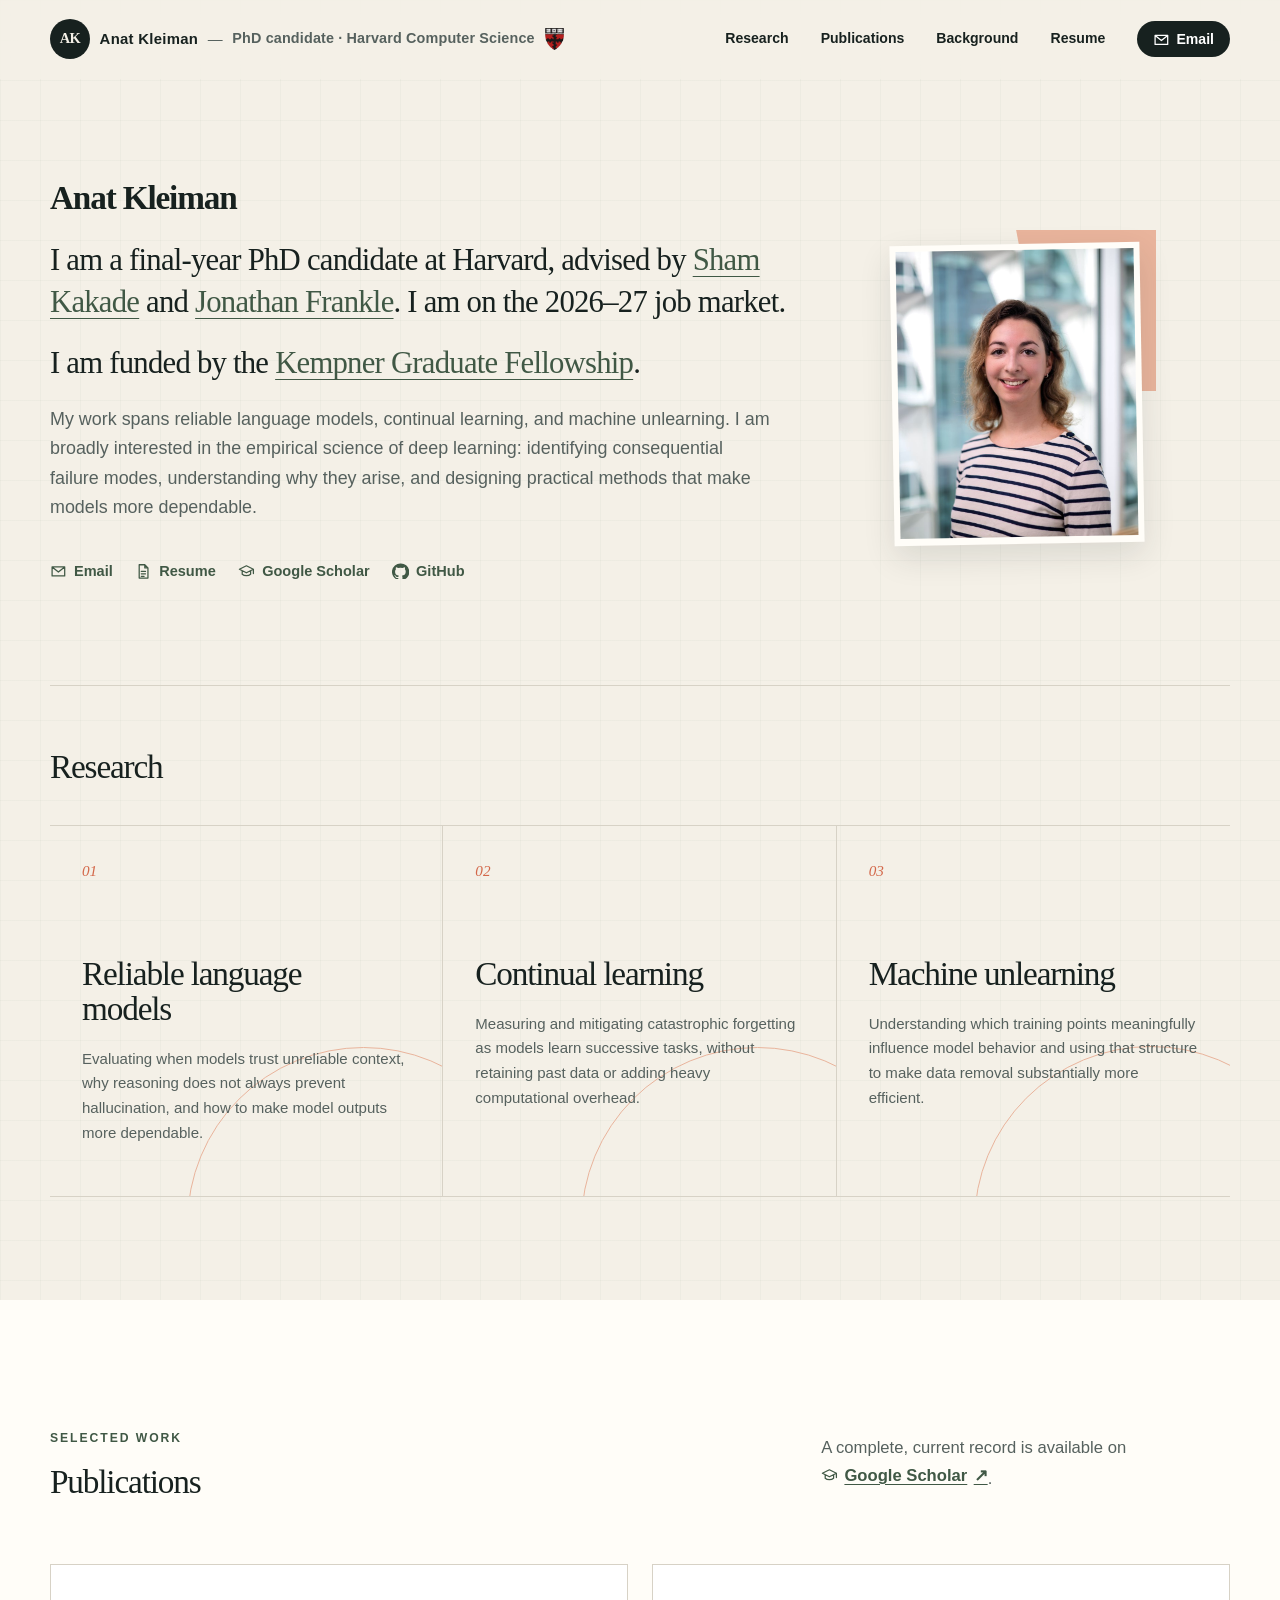
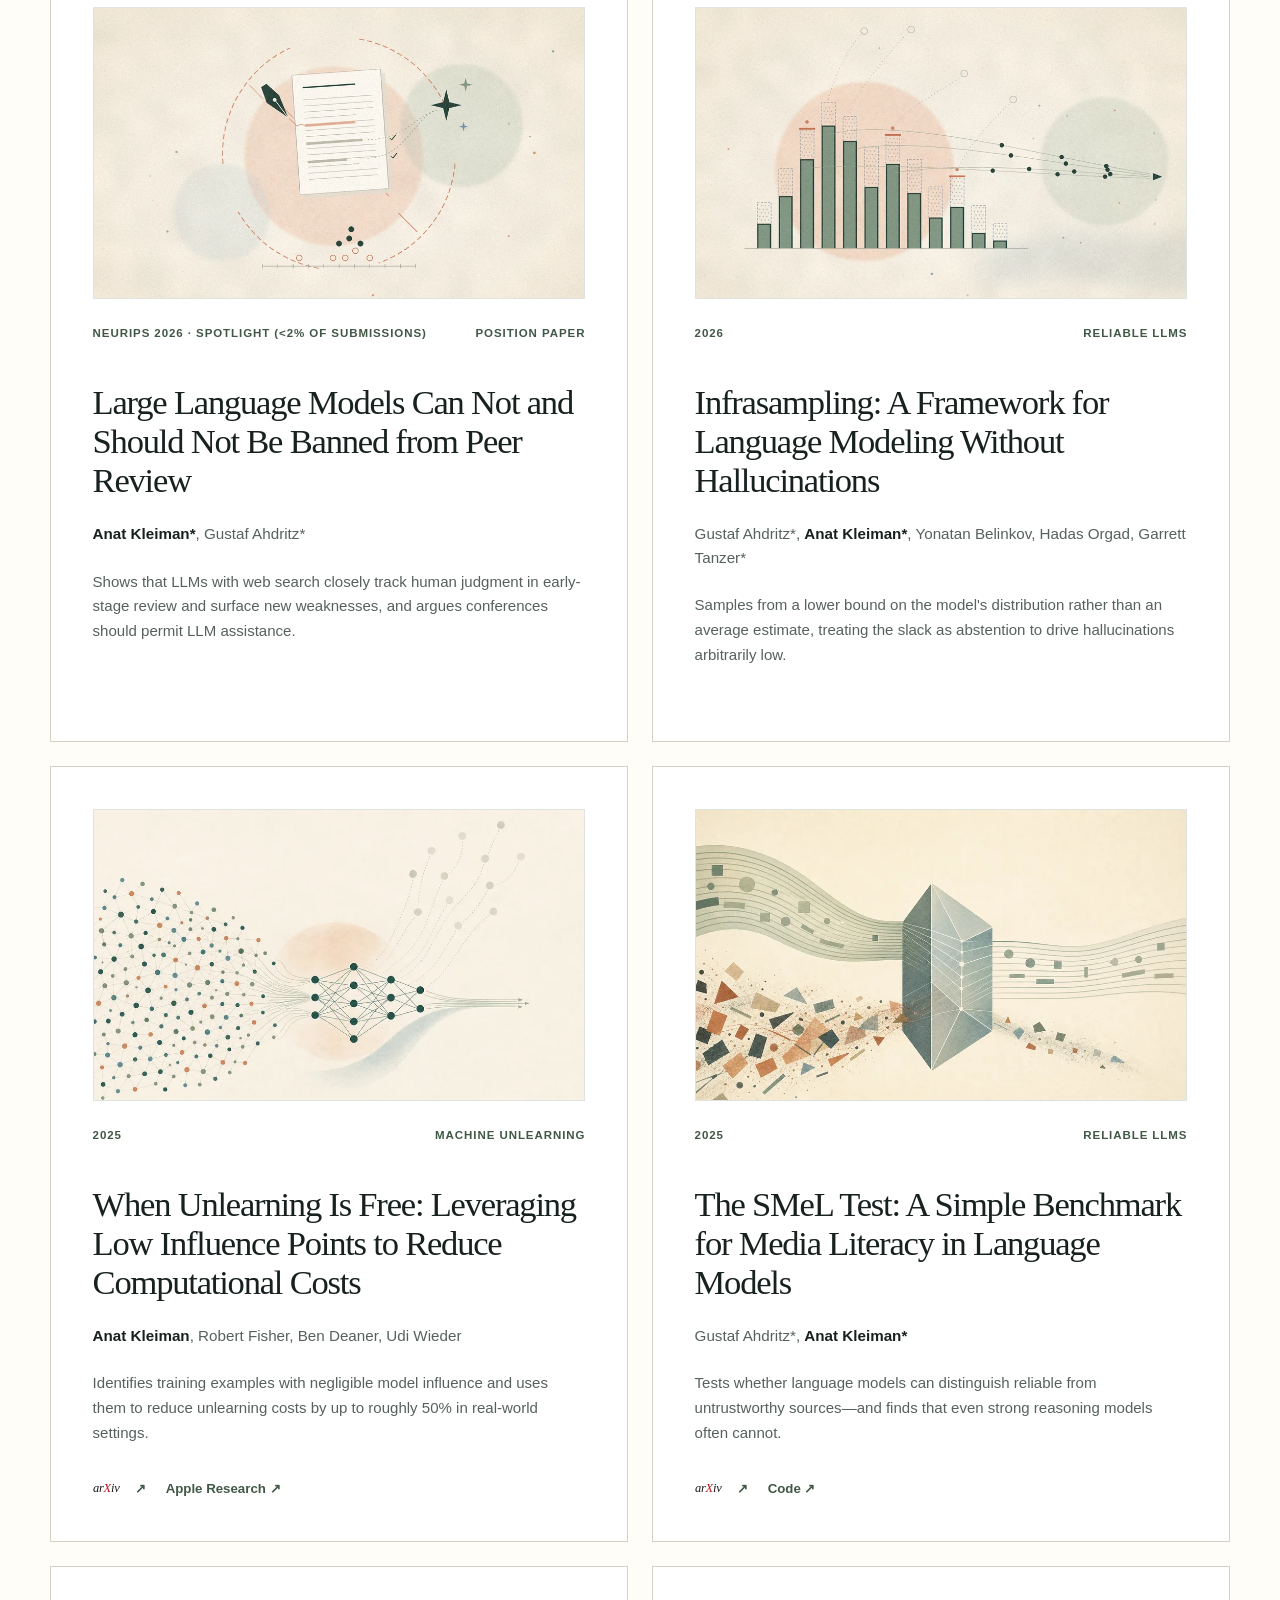
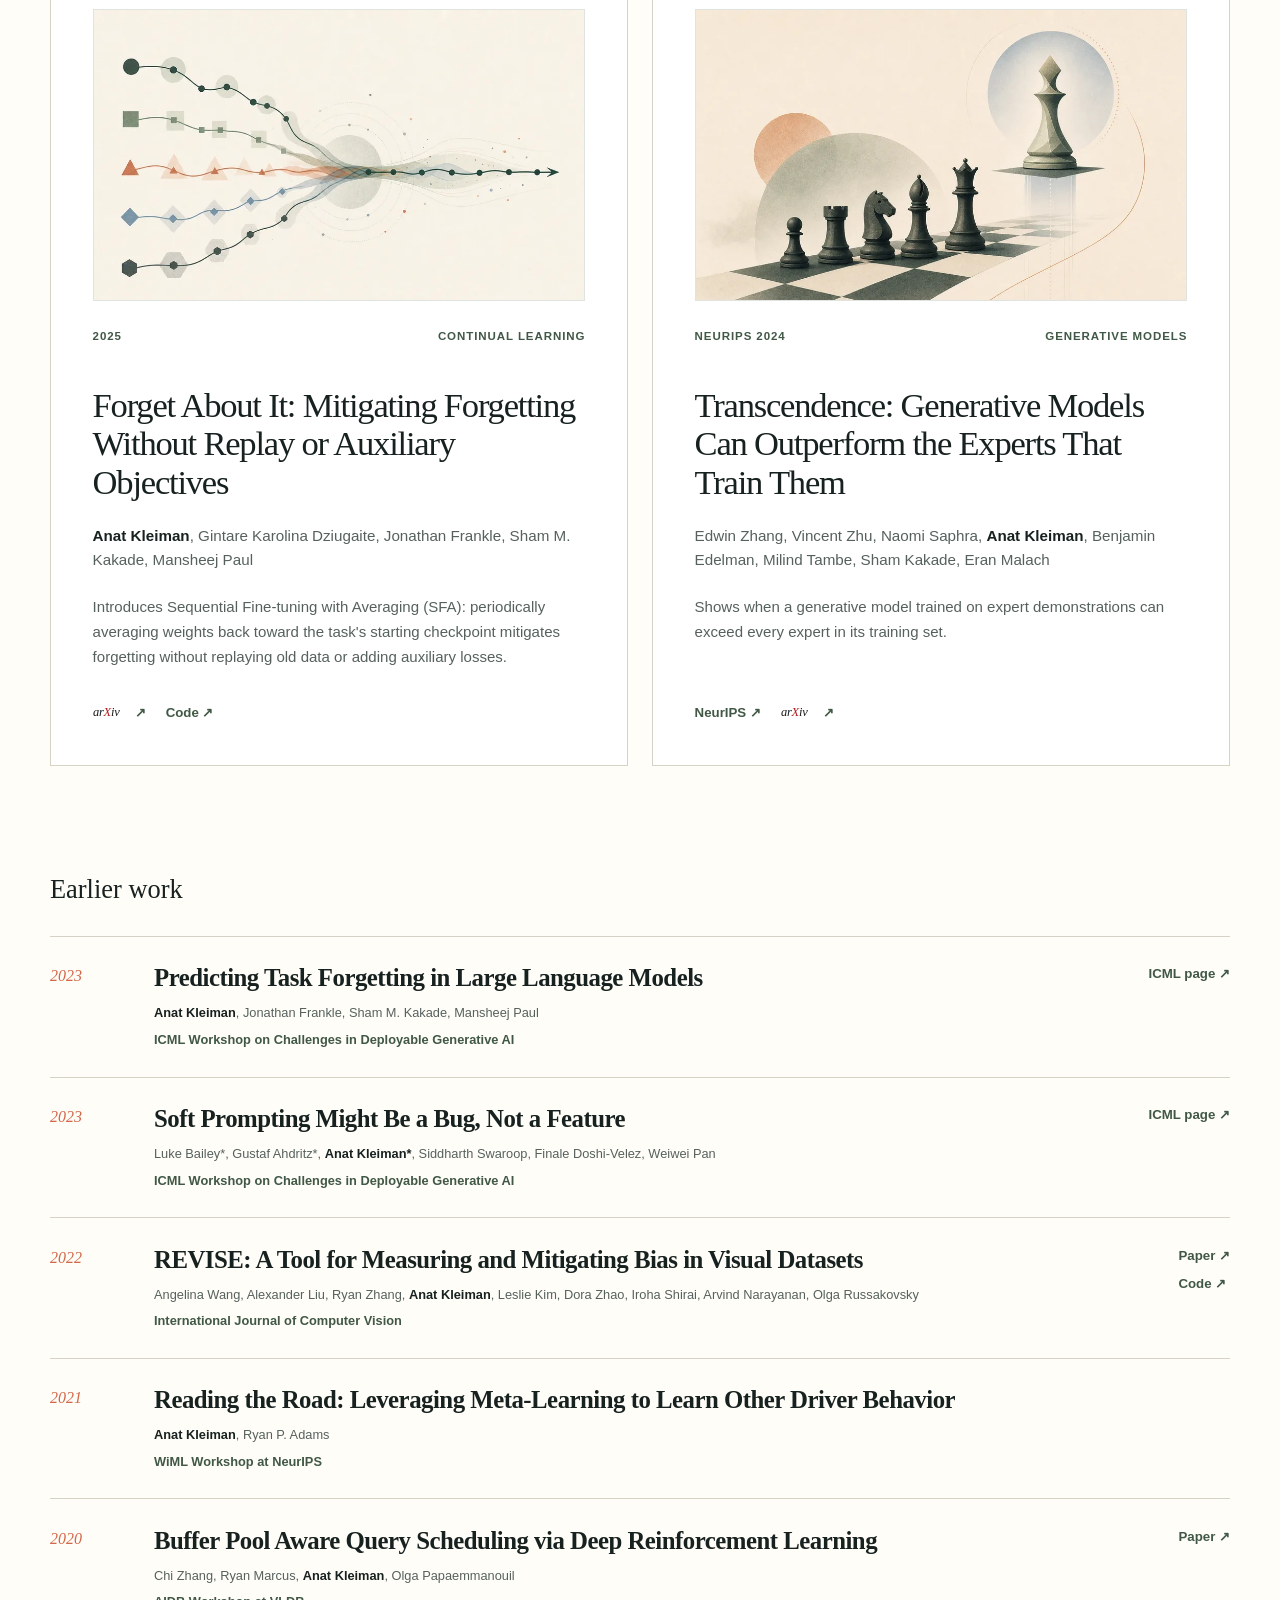
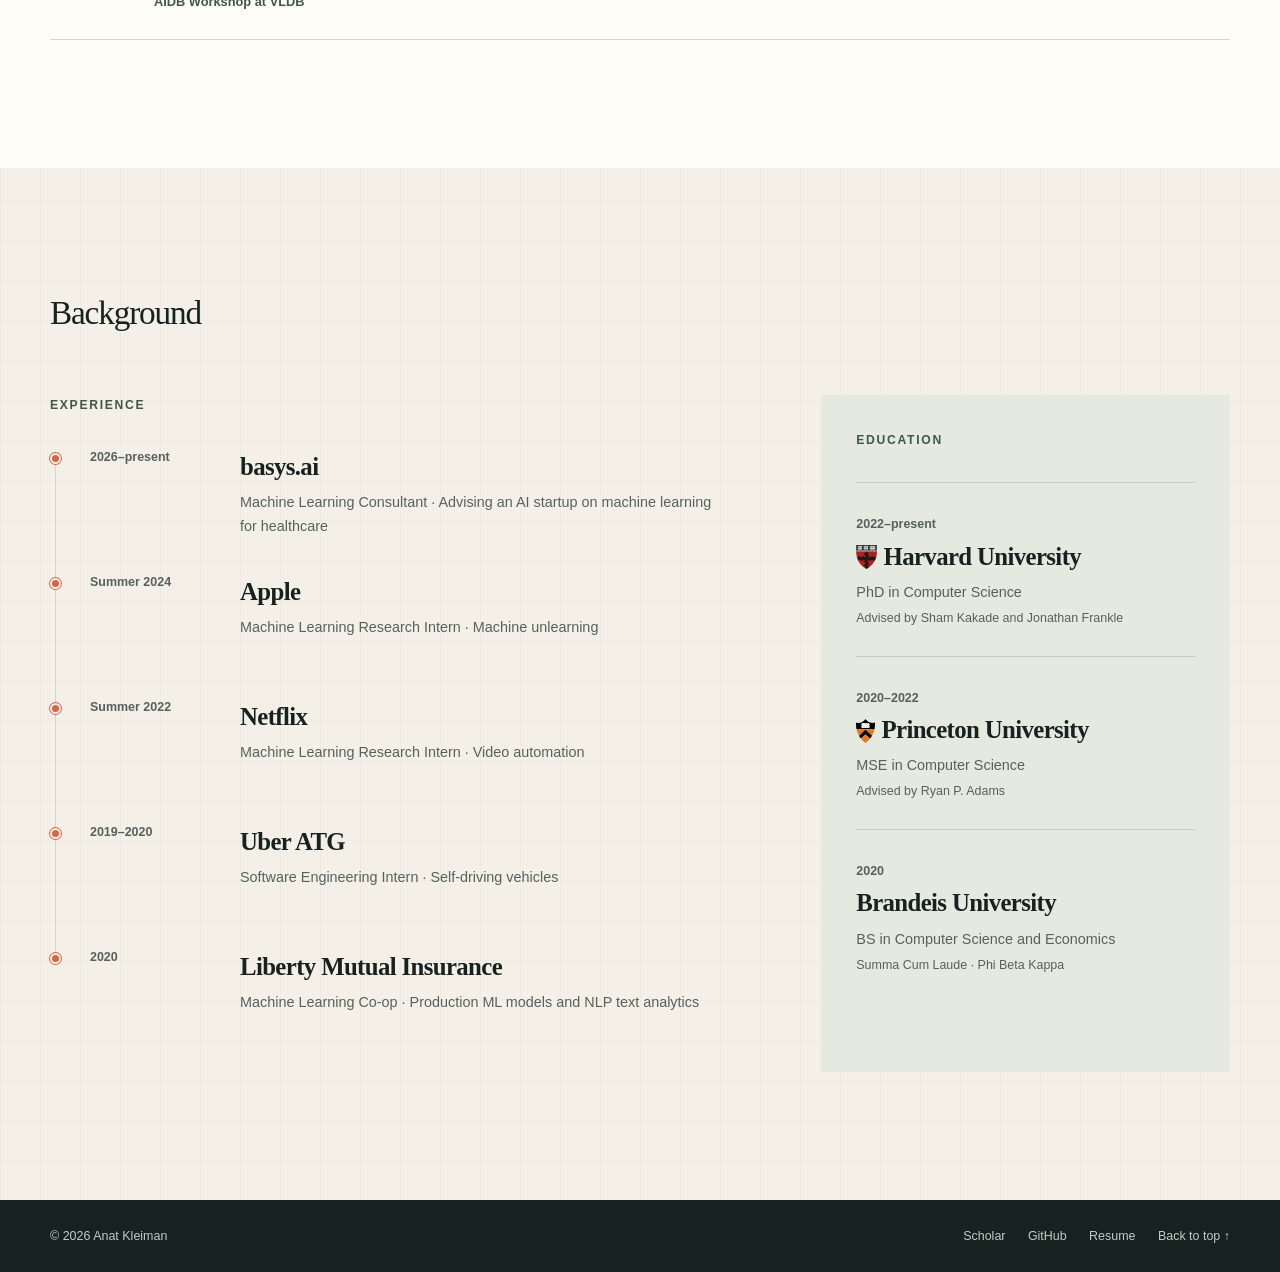
<file: index.html>
<!doctype html>
<html lang="en">
<head>
  <meta charset="utf-8">
  <meta name="viewport" content="width=device-width, initial-scale=1">
  <meta name="theme-color" content="#f4f0e7">
  <meta name="google-site-verification" content="XeaK0dJnQQQmH8OsFgJD4GIF2C3zdSaRMJfCnTKbiq0">
  <link rel="canonical" href="https://a-kleiman.github.io/">
  <meta name="description" content="Anat Kleiman is a final-year Computer Science PhD candidate at Harvard researching reliable language models, continual learning, and machine unlearning.">
  <meta property="og:title" content="Anat Kleiman — Machine Learning Researcher">
  <meta property="og:description" content="Research on reliable language models, continual learning, and machine unlearning.">
  <meta property="og:image" content="https://a-kleiman.github.io/portrait.jpg">
  <meta property="og:type" content="website">
  <meta property="og:url" content="https://a-kleiman.github.io/">
  <title>Anat Kleiman — Machine Learning Researcher</title>
  <link rel="icon" href="assets/favicon.svg" type="image/svg+xml">
  <link rel="mask-icon" href="assets/favicon.svg" color="#17211f">
  <link rel="stylesheet" href="styles.css?v=9">
  <script src="script.js?v=9" defer></script>
  <script type="application/ld+json">
  {
    "@context": "https://schema.org",
    "@type": "Person",
    "name": "Anat Kleiman",
    "givenName": "Anat",
    "familyName": "Kleiman",
    "url": "https://a-kleiman.github.io/",
    "image": "https://a-kleiman.github.io/portrait.jpg",
    "email": "mailto:anatkleiman@g.harvard.edu",
    "jobTitle": "PhD Candidate in Computer Science",
    "description": "Final-year Computer Science PhD candidate at Harvard University researching reliable language models, continual learning, and machine unlearning.",
    "affiliation": [
      {
        "@type": "CollegeOrUniversity",
        "name": "Harvard University",
        "url": "https://www.harvard.edu/"
      },
      {
        "@type": "ResearchOrganization",
        "name": "Kempner Institute for the Study of Natural and Artificial Intelligence",
        "url": "https://kempnerinstitute.harvard.edu/"
      }
    ],
    "alumniOf": [
      {
        "@type": "CollegeOrUniversity",
        "name": "Princeton University",
        "url": "https://www.princeton.edu/"
      },
      {
        "@type": "CollegeOrUniversity",
        "name": "Brandeis University",
        "url": "https://www.brandeis.edu/"
      }
    ],
    "knowsAbout": [
      "Machine learning",
      "Large language models",
      "Continual learning",
      "Machine unlearning",
      "Deep learning"
    ],
    "sameAs": [
      "https://scholar.google.com/citations?user=1QM3BUAAAAAJ&hl=en",
      "https://github.com/a-kleiman",
      "https://www.linkedin.com/in/anat-kleiman/",
      "https://kempnerinstitute.harvard.edu/people/our-people/anat-kleiman/",
      "https://seas.harvard.edu/person/anat-kleiman",
      "https://dblp.org/pid/270/8531.html",
      "https://openreview.net/profile?id=~Anat_Kleiman1"
    ]
  }
  </script>
</head>
<body>
  <a class="skip-link" href="#main">Skip to content</a>

  <header class="site-header">
    <nav class="nav shell" aria-label="Primary navigation">
      <a class="wordmark" href="#top" aria-label="Anat Kleiman, home">
        <span class="wordmark-mark" aria-hidden="true">AK</span>
        <span class="wordmark-name">Anat Kleiman</span>
        <span class="wordmark-sep" aria-hidden="true">—</span>
        <span class="wordmark-title">PhD candidate · Harvard Computer Science</span>
        <img class="wordmark-crest" src="assets/harvard-shield.png" alt="Harvard University" width="20" height="22">
      </a>

      <button class="nav-toggle" type="button" aria-expanded="false" aria-controls="nav-links">
        <span class="sr-only">Toggle navigation</span>
        <span></span>
        <span></span>
      </button>

      <div class="nav-links" id="nav-links">
        <a href="#research">Research</a>
        <a href="#publications">Publications</a>
        <a href="#background">Background</a>
        <a href="assets/Anat_Kleiman_Resume.pdf">Resume</a>
        <a class="nav-contact" href="mailto:anatkleiman@g.harvard.edu">
          <svg class="link-icon" viewBox="0 0 24 24" aria-hidden="true" focusable="false">
            <path d="M3 5.5h18v13H3zM3.5 6l8.5 7 8.5-7"></path>
          </svg>
          Email
        </a>
      </div>
    </nav>
  </header>

  <main id="main">
    <section class="profile-section shell" id="top">
      <div class="profile-grid">
        <div class="profile-copy reveal">
          <h1>Anat Kleiman</h1>
          <div class="portrait-wrap">
            <div class="portrait-accent" aria-hidden="true"></div>
            <figure class="portrait">
              <img src="portrait.jpg" alt="Anat Kleiman" width="800" height="1000">
            </figure>
          </div>
          <p class="about-lead">
            I am a final-year PhD candidate at Harvard, advised by
            <a href="https://shamulent.github.io/">Sham Kakade</a> and
            <a href="https://www.jfrankle.com/">Jonathan Frankle</a>.
            I am on the 2026–27 job market.
          </p>
          <p class="fellowship-note">
            I am funded by the
            <a href="https://kempnerinstitute.harvard.edu/careers-opportunities/grants-fellowships/">Kempner Graduate Fellowship</a>.
          </p>
          <p>
            My work spans reliable language models, continual learning, and machine
            unlearning. I am broadly interested in the empirical science of deep learning:
            identifying consequential failure modes, understanding why they arise, and
            designing practical methods that make models more dependable.
          </p>
          <div class="hero-links" aria-label="Profile links">
            <a class="text-link" href="mailto:anatkleiman@g.harvard.edu">
              <svg class="link-icon" viewBox="0 0 24 24" aria-hidden="true" focusable="false">
                <path d="M3 5.5h18v13H3zM3.5 6l8.5 7 8.5-7"></path>
              </svg>
              Email
            </a>
            <a class="text-link" href="assets/Anat_Kleiman_Resume.pdf">
              <svg class="link-icon" viewBox="0 0 24 24" aria-hidden="true" focusable="false">
                <path d="M6 2.5h8l4.5 4.5v14.5H6zM14 2.5V7h4.5M9 12h6M9 15.5h6M9 19h4"></path>
              </svg>
              Resume
            </a>
            <a class="text-link" href="https://scholar.google.com/citations?user=1QM3BUAAAAAJ&amp;hl=en">
              <svg class="link-icon" viewBox="0 0 24 24" aria-hidden="true" focusable="false">
                <path d="m2 9 10-5 10 5-10 5L2 9zm4 2.2V16c3 2.6 9 2.6 12 0v-4.8M22 9v6"></path>
              </svg>
              Google Scholar
            </a>
            <a class="text-link github-link" href="https://github.com/a-kleiman">
              <svg class="link-icon" viewBox="0 0 24 24" aria-hidden="true" focusable="false">
                <path d="M12 .7a12 12 0 0 0-3.8 23.4c.6.1.8-.3.8-.6v-2.1c-3.3.7-4-1.4-4-1.4-.5-1.4-1.3-1.7-1.3-1.7-1.1-.7.1-.7.1-.7 1.2.1 1.8 1.2 1.8 1.2 1.1 1.8 2.8 1.3 3.5 1 .1-.8.4-1.3.8-1.6-2.7-.3-5.5-1.3-5.5-5.9 0-1.3.5-2.4 1.2-3.2-.1-.3-.5-1.5.1-3.1 0 0 1-.3 3.3 1.2a11.4 11.4 0 0 1 6 0c2.3-1.5 3.3-1.2 3.3-1.2.6 1.6.2 2.8.1 3.1.8.9 1.2 1.9 1.2 3.2 0 4.6-2.8 5.6-5.5 5.9.4.4.8 1.1.8 2.2v3.3c0 .3.2.7.8.6A12 12 0 0 0 12 .7z"></path>
              </svg>
              GitHub
            </a>
          </div>
        </div>
      </div>

      <div class="research-block" id="research">
        <div class="research-heading reveal">
          <h2>Research</h2>
        </div>

        <div class="research-grid">
          <article class="research-card reveal">
            <span class="card-number">01</span>
            <h3>Reliable language models</h3>
            <p>
              Evaluating when models trust unreliable context, why reasoning does not always
              prevent hallucination, and how to make model outputs more dependable.
            </p>
            <span class="topic-line" aria-hidden="true"></span>
          </article>
          <article class="research-card reveal">
            <span class="card-number">02</span>
            <h3>Continual learning</h3>
            <p>
              Measuring and mitigating catastrophic forgetting as models learn successive
              tasks, without retaining past data or adding heavy computational overhead.
            </p>
            <span class="topic-line" aria-hidden="true"></span>
          </article>
          <article class="research-card reveal">
            <span class="card-number">03</span>
            <h3>Machine unlearning</h3>
            <p>
              Understanding which training points meaningfully influence model behavior and
              using that structure to make data removal substantially more efficient.
            </p>
            <span class="topic-line" aria-hidden="true"></span>
          </article>
        </div>
      </div>
    </section>

    <section class="section publications-section" id="publications">
      <div class="shell">
        <div class="section-heading reveal">
          <div>
            <p class="section-label">Selected work</p>
            <h2>Publications</h2>
          </div>
          <p>
            A complete, current record is available on
            <a class="scholar-inline" href="https://scholar.google.com/citations?user=1QM3BUAAAAAJ&amp;hl=en">
              <svg class="link-icon" viewBox="0 0 24 24" aria-hidden="true" focusable="false">
                <path d="m2 9 10-5 10 5-10 5L2 9zm4 2.2V16c3 2.6 9 2.6 12 0v-4.8M22 9v6"></path>
              </svg>
              Google Scholar <span aria-hidden="true">↗</span></a>.
          </p>
        </div>

        <div class="featured-papers">
          <article class="paper-card featured reveal">
            <img class="paper-image" src="assets/publications/peer-review.webp" alt="Abstract illustration of a human pen and an AI sparkle annotating the same manuscript inside a broken ban symbol, with human and model scores clustering together" width="960" height="640" loading="lazy">
            <div class="paper-meta">
              <span>NeurIPS 2026 · Spotlight (&lt;2% of submissions)</span>
              <span>Position paper</span>
            </div>
            <h3>Large Language Models Can Not and Should Not Be Banned from Peer Review</h3>
            <p class="authors"><strong>Anat Kleiman*</strong>, Gustaf Ahdritz*</p>
            <p class="paper-summary">
              Shows that LLMs with web search closely track human judgment in early-stage
              review and surface new weaknesses, and argues conferences should permit LLM assistance.
            </p>
          </article>

          <article class="paper-card featured reveal">
            <img class="paper-image" src="assets/publications/infrasampling.webp" alt="Abstract illustration of a probability distribution split into a solid lower bound that is sampled and a dotted slack that becomes abstention" width="960" height="640" loading="lazy">
            <div class="paper-meta">
              <span>2026</span>
              <span>Reliable LLMs</span>
            </div>
            <h3>Infrasampling: A Framework for Language Modeling Without Hallucinations</h3>
            <p class="authors">Gustaf Ahdritz*, <strong>Anat Kleiman*</strong>, Yonatan Belinkov, Hadas Orgad, Garrett Tanzer*</p>
            <p class="paper-summary">
              Samples from a lower bound on the model's distribution rather than an average
              estimate, treating the slack as abstention to drive hallucinations arbitrarily low.
            </p>
          </article>

          <article class="paper-card featured reveal">
            <img class="paper-image" src="assets/publications/unlearning.webp" alt="Abstract illustration of low-influence training points being removed from a stable model" width="960" height="640" loading="lazy">
            <div class="paper-meta">
              <span>2025</span>
              <span>Machine unlearning</span>
            </div>
            <h3>When Unlearning Is Free: Leveraging Low Influence Points to Reduce Computational Costs</h3>
            <p class="authors"><strong>Anat Kleiman</strong>, Robert Fisher, Ben Deaner, Udi Wieder</p>
            <p class="paper-summary">
              Identifies training examples with negligible model influence and uses them
              to reduce unlearning costs by up to roughly 50% in real-world settings.
            </p>
            <div class="paper-links">
              <a href="https://arxiv.org/abs/2512.05254"><img class="arxiv-logo" src="assets/arxiv.svg" alt="arXiv"> <span aria-hidden="true">↗</span></a>
              <a href="https://machinelearning.apple.com/research/unlearning-free-low-influence">Apple Research <span aria-hidden="true">↗</span></a>
            </div>
          </article>

          <article class="paper-card featured reveal">
            <img class="paper-image" src="assets/publications/smel.webp" alt="Abstract illustration of trustworthy and unreliable information passing through a language model" width="960" height="640" loading="lazy">
            <div class="paper-meta">
              <span>2025</span>
              <span>Reliable LLMs</span>
            </div>
            <h3>The SMeL Test: A Simple Benchmark for Media Literacy in Language Models</h3>
            <p class="authors">Gustaf Ahdritz*, <strong>Anat Kleiman*</strong></p>
            <p class="paper-summary">
              Tests whether language models can distinguish reliable from untrustworthy
              sources—and finds that even strong reasoning models often cannot.
            </p>
            <div class="paper-links">
              <a href="https://arxiv.org/abs/2508.02074"><img class="arxiv-logo" src="assets/arxiv.svg" alt="arXiv"> <span aria-hidden="true">↗</span></a>
              <a href="https://github.com/gahdritz/smel">Code <span aria-hidden="true">↗</span></a>
            </div>
          </article>

          <article class="paper-card featured reveal">
            <img class="paper-image" src="assets/publications/soup-to-go.webp" alt="Abstract illustration of model checkpoints averaging into a continual-learning trajectory" width="960" height="640" loading="lazy">
            <div class="paper-meta">
              <span>2025</span>
              <span>Continual learning</span>
            </div>
            <h3>Forget About It: Mitigating Forgetting Without Replay or Auxiliary Objectives</h3>
            <p class="authors"><strong>Anat Kleiman</strong>, Gintare Karolina Dziugaite, Jonathan Frankle, Sham M. Kakade, Mansheej Paul</p>
            <p class="paper-summary">
              Introduces Sequential Fine-tuning with Averaging (SFA): periodically averaging
              weights back toward the task's starting checkpoint mitigates forgetting without
              replaying old data or adding auxiliary losses.
            </p>
            <div class="paper-links">
              <a href="https://arxiv.org/abs/2501.05559"><img class="arxiv-logo" src="assets/arxiv.svg" alt="arXiv"> <span aria-hidden="true">↗</span></a>
              <a href="https://github.com/a-kleiman/forget-about-it">Code <span aria-hidden="true">↗</span></a>
            </div>
          </article>

          <article class="paper-card featured reveal">
            <img class="paper-image" src="assets/publications/transcendence.webp" alt="Abstract illustration of a chess model rising beyond the experts that trained it" width="960" height="640" loading="lazy">
            <div class="paper-meta">
              <span>NeurIPS 2024</span>
              <span>Generative models</span>
            </div>
            <h3>Transcendence: Generative Models Can Outperform the Experts That Train Them</h3>
            <p class="authors">Edwin Zhang, Vincent Zhu, Naomi Saphra, <strong>Anat Kleiman</strong>, Benjamin Edelman, Milind Tambe, Sham Kakade, Eran Malach</p>
            <p class="paper-summary">
              Shows when a generative model trained on expert demonstrations can exceed
              every expert in its training set.
            </p>
            <div class="paper-links">
              <a href="https://proceedings.neurips.cc/paper_files/paper/2024/hash/9e3bba153aa362f961dc43de5cababac-Abstract-Conference.html">NeurIPS <span aria-hidden="true">↗</span></a>
              <a href="https://arxiv.org/abs/2406.11741"><img class="arxiv-logo" src="assets/arxiv.svg" alt="arXiv"> <span aria-hidden="true">↗</span></a>
            </div>
          </article>
        </div>

        <div class="more-papers reveal">
          <h3 class="more-papers-title">Earlier work</h3>

          <article class="paper-row">
            <div class="paper-year">2023</div>
            <div>
              <h4>Predicting Task Forgetting in Large Language Models</h4>
              <p><strong>Anat Kleiman</strong>, Jonathan Frankle, Sham M. Kakade, Mansheej Paul</p>
              <p class="venue">ICML Workshop on Challenges in Deployable Generative AI</p>
            </div>
            <a href="https://icml.cc/virtual/2023/28944" aria-label="View Predicting Task Forgetting in Large Language Models">ICML page <span aria-hidden="true">↗</span></a>
          </article>

          <article class="paper-row">
            <div class="paper-year">2023</div>
            <div>
              <h4>Soft Prompting Might Be a Bug, Not a Feature</h4>
              <p>Luke Bailey*, Gustaf Ahdritz*, <strong>Anat Kleiman*</strong>, Siddharth Swaroop, Finale Doshi-Velez, Weiwei Pan</p>
              <p class="venue">ICML Workshop on Challenges in Deployable Generative AI</p>
            </div>
            <a href="https://icml.cc/virtual/2023/28923" aria-label="View Soft Prompting Might Be a Bug, Not a Feature">ICML page <span aria-hidden="true">↗</span></a>
          </article>

          <article class="paper-row">
            <div class="paper-year">2022</div>
            <div>
              <h4>REVISE: A Tool for Measuring and Mitigating Bias in Visual Datasets</h4>
              <p>Angelina Wang, Alexander Liu, Ryan Zhang, <strong>Anat Kleiman</strong>, Leslie Kim, Dora Zhao, Iroha Shirai, Arvind Narayanan, Olga Russakovsky</p>
              <p class="venue">International Journal of Computer Vision</p>
            </div>
            <div class="row-links">
              <a href="https://arxiv.org/abs/2004.07999">Paper <span aria-hidden="true">↗</span></a>
              <a href="https://github.com/princetonvisualai/revise-tool">Code <span aria-hidden="true">↗</span></a>
            </div>
          </article>

          <article class="paper-row">
            <div class="paper-year">2021</div>
            <div>
              <h4>Reading the Road: Leveraging Meta-Learning to Learn Other Driver Behavior</h4>
              <p><strong>Anat Kleiman</strong>, Ryan P. Adams</p>
              <p class="venue">WiML Workshop at NeurIPS</p>
            </div>
          </article>

          <article class="paper-row">
            <div class="paper-year">2020</div>
            <div>
              <h4>Buffer Pool Aware Query Scheduling via Deep Reinforcement Learning</h4>
              <p>Chi Zhang, Ryan Marcus, <strong>Anat Kleiman</strong>, Olga Papaemmanouil</p>
              <p class="venue">AIDB Workshop at VLDB</p>
            </div>
            <a href="https://arxiv.org/abs/2007.10568" aria-label="Read Buffer Pool Aware Query Scheduling via Deep Reinforcement Learning">Paper <span aria-hidden="true">↗</span></a>
          </article>
        </div>
      </div>
    </section>

    <section class="section shell" id="background">
      <div class="section-heading simple-heading reveal">
        <h2>Background</h2>
      </div>

      <div class="background-grid">
        <div class="timeline reveal">
          <h3>Experience</h3>
          <article>
            <div class="timeline-marker" aria-hidden="true"></div>
            <div class="timeline-date">2026–present</div>
            <div>
              <h4>basys.ai</h4>
              <p>Machine Learning Consultant · Advising an AI startup on machine learning for healthcare</p>
            </div>
          </article>
          <article>
            <div class="timeline-marker" aria-hidden="true"></div>
            <div class="timeline-date">Summer 2024</div>
            <div>
              <h4>Apple</h4>
              <p>Machine Learning Research Intern · Machine unlearning</p>
            </div>
          </article>
          <article>
            <div class="timeline-marker" aria-hidden="true"></div>
            <div class="timeline-date">Summer 2022</div>
            <div>
              <h4>Netflix</h4>
              <p>Machine Learning Research Intern · Video automation</p>
            </div>
          </article>
          <article>
            <div class="timeline-marker" aria-hidden="true"></div>
            <div class="timeline-date">2019–2020</div>
            <div>
              <h4>Uber ATG</h4>
              <p>Software Engineering Intern · Self-driving vehicles</p>
            </div>
          </article>
          <article>
            <div class="timeline-marker" aria-hidden="true"></div>
            <div class="timeline-date">2020</div>
            <div>
              <h4>Liberty Mutual Insurance</h4>
              <p>Machine Learning Co-op · Production ML models and NLP text analytics</p>
            </div>
          </article>
        </div>

        <div class="education reveal">
          <h3>Education</h3>
          <article>
            <span class="education-year">2022–present</span>
            <h4><img class="edu-logo" src="assets/harvard-shield.png" alt=""> Harvard University</h4>
            <p>PhD in Computer Science</p>
            <p class="detail">Advised by Sham Kakade and Jonathan Frankle</p>
          </article>
          <article>
            <span class="education-year">2020–2022</span>
            <h4><img class="edu-logo" src="assets/Princeton_seal.svg" alt=""> Princeton University</h4>
            <p>MSE in Computer Science</p>
            <p class="detail">Advised by Ryan P. Adams</p>
          </article>
          <article>
            <span class="education-year">2020</span>
            <h4>Brandeis University</h4>
            <p>BS in Computer Science and Economics</p>
            <p class="detail">Summa Cum Laude · Phi Beta Kappa</p>
          </article>
        </div>
      </div>
    </section>

  </main>

  <footer class="footer">
    <div class="shell">
      <p>© <span id="year">2026</span> Anat Kleiman</p>
      <div>
        <a href="https://scholar.google.com/citations?user=1QM3BUAAAAAJ&amp;hl=en">Scholar</a>
        <a href="https://github.com/a-kleiman">GitHub</a>
        <a href="assets/Anat_Kleiman_Resume.pdf">Resume</a>
        <a href="#top">Back to top ↑</a>
      </div>
    </div>
  </footer>
</body>
</html>
</file>
<file: styles.css>
:root {
  --ink: #17211f;
  --muted: #56615e;
  --paper: #fffdf8;
  --canvas: #f4f0e7;
  --sage: #6d826e;
  --sage-dark: #405845;
  --terracotta: #d36749;
  --peach: #e9b49c;
  --line: #d7d2c6;
  --white: #ffffff;
  --shadow: 0 24px 70px rgba(32, 43, 38, 0.11);
  --serif: "Iowan Old Style", "Palatino Linotype", Palatino, Georgia, serif;
  --sans: Inter, ui-sans-serif, -apple-system, BlinkMacSystemFont, "Segoe UI", sans-serif;
}

* {
  box-sizing: border-box;
}

html {
  scroll-behavior: smooth;
  scroll-padding-top: 7rem;
}

body {
  margin: 0;
  color: var(--ink);
  background:
    linear-gradient(rgba(64, 88, 69, 0.035) 1px, transparent 1px),
    linear-gradient(90deg, rgba(64, 88, 69, 0.035) 1px, transparent 1px),
    var(--canvas);
  background-size: 40px 40px;
  font-family: var(--sans);
  font-size: 16px;
  line-height: 1.65;
  -webkit-font-smoothing: antialiased;
}

body.nav-open {
  overflow: hidden;
}

a {
  color: inherit;
  text-decoration-thickness: 1px;
  text-underline-offset: 0.2em;
}

img {
  display: block;
  max-width: 100%;
}

button {
  font: inherit;
}

.shell {
  width: min(1180px, calc(100% - 3rem));
  margin-inline: auto;
}

.sr-only {
  position: absolute;
  width: 1px;
  height: 1px;
  padding: 0;
  margin: -1px;
  overflow: hidden;
  clip: rect(0, 0, 0, 0);
  white-space: nowrap;
  border: 0;
}

.skip-link {
  position: fixed;
  top: 0.75rem;
  left: 0.75rem;
  z-index: 200;
  padding: 0.75rem 1rem;
  color: var(--white);
  background: var(--ink);
  transform: translateY(-150%);
}

.skip-link:focus {
  transform: translateY(0);
}

.site-header {
  position: sticky;
  top: 0;
  z-index: 100;
  border-bottom: 1px solid transparent;
  background: rgba(244, 240, 231, 0.85);
  backdrop-filter: blur(18px);
  transition: border-color 180ms ease, box-shadow 180ms ease;
}

.site-header.scrolled {
  border-color: rgba(23, 33, 31, 0.1);
  box-shadow: 0 8px 30px rgba(23, 33, 31, 0.06);
}

.nav {
  display: flex;
  min-height: 78px;
  align-items: center;
  justify-content: space-between;
}

.wordmark {
  display: inline-flex;
  align-items: center;
  gap: 0.6rem;
  font-weight: 700;
  text-decoration: none;
}

.wordmark-mark {
  display: grid;
  width: 40px;
  height: 40px;
  place-items: center;
  border-radius: 50%;
  color: var(--canvas);
  background: var(--ink);
  font-family: var(--serif);
  font-size: 0.9rem;
  letter-spacing: -0.04em;
}

.wordmark-name {
  font-size: 0.93rem;
  letter-spacing: 0.02em;
}

.wordmark-sep {
  color: var(--muted);
  font-size: 0.93rem;
  font-weight: 500;
}

.wordmark-title {
  color: var(--muted);
  font-size: 0.9rem;
  font-weight: 600;
  letter-spacing: 0.01em;
}

.wordmark-crest {
  width: auto;
  height: 22px;
  margin-left: 0.05rem;
}

.nav-links {
  display: flex;
  align-items: center;
  gap: 2rem;
}

.nav-links a {
  position: relative;
  font-size: 0.88rem;
  font-weight: 650;
  text-decoration: none;
}

.nav-links > a:not(.nav-contact)::after {
  position: absolute;
  right: 0;
  bottom: -0.35rem;
  left: 0;
  height: 1px;
  content: "";
  background: currentColor;
  transform: scaleX(0);
  transform-origin: right;
  transition: transform 180ms ease;
}

.nav-links > a:not(.nav-contact):hover::after,
.nav-links > a:not(.nav-contact):focus-visible::after {
  transform: scaleX(1);
  transform-origin: left;
}

.nav-contact {
  display: inline-flex;
  align-items: center;
  gap: 0.4rem;
  padding: 0.62rem 1rem;
  border-radius: 999px;
  color: var(--white);
  background: var(--ink);
  line-height: 1;
}

.nav-contact .link-icon {
  transform: translateY(0.5px);
}

.nav-toggle {
  display: none;
  width: 42px;
  height: 42px;
  padding: 0;
  border: 0;
  background: transparent;
}

.nav-toggle span:not(.sr-only) {
  display: block;
  width: 24px;
  height: 2px;
  margin: 6px auto;
  background: var(--ink);
  transition: transform 180ms ease;
}

.profile-section {
  padding-block: clamp(4.5rem, 8vw, 7.5rem);
}

.profile-grid {
  max-width: 980px;
}

.eyebrow,
.section-label {
  margin: 0 0 1.1rem;
  color: var(--sage-dark);
  font-size: 0.76rem;
  font-weight: 800;
  letter-spacing: 0.16em;
  text-transform: uppercase;
}

.profile-copy h1,
.research-heading h2,
.section-heading h2 {
  margin: 0 0 1.5rem;
  font-family: var(--serif);
  font-size: clamp(1.75rem, 2.6vw, 2.35rem);
  font-weight: 500;
  letter-spacing: -0.035em;
  line-height: 1.05;
}

.profile-copy h1 {
  width: fit-content;
  font-weight: 700;
  cursor: default;
  transition: color 260ms ease;
}

.profile-copy h1:hover {
  color: var(--terracotta);
  animation: name-wiggle 540ms ease;
}

@keyframes name-wiggle {
  0%, 100% { transform: rotate(0); }
  30% { transform: rotate(-2.2deg); }
  60% { transform: rotate(1.4deg); }
  82% { transform: rotate(-0.7deg); }
}

.profile-copy::after {
  display: table;
  clear: both;
  content: "";
}

.profile-copy > p {
  max-width: 720px;
  margin: 0;
  color: var(--muted);
  font-size: 1.12rem;
}

.profile-copy .about-lead {
  max-width: 780px;
  margin-bottom: 1.25rem;
  color: var(--ink);
  font-family: var(--serif);
  font-size: clamp(1.45rem, 2.4vw, 2rem);
  letter-spacing: -0.025em;
  line-height: 1.35;
}

.profile-copy .fellowship-note {
  max-width: 780px;
  margin-bottom: 1.25rem;
  color: var(--ink);
  font-family: var(--serif);
  font-size: clamp(1.45rem, 2.4vw, 2rem);
  letter-spacing: -0.025em;
  line-height: 1.35;
}

.profile-copy a {
  color: var(--sage-dark);
}

.hero-links {
  display: flex;
  margin-top: 2.25rem;
  align-items: center;
  flex-wrap: wrap;
  gap: 1.4rem;
}

.button {
  display: inline-flex;
  min-height: 50px;
  padding: 0.72rem 1.25rem;
  align-items: center;
  justify-content: center;
  border: 1px solid transparent;
  border-radius: 3px;
  font-size: 0.9rem;
  font-weight: 750;
  text-decoration: none;
  transition: transform 180ms ease, box-shadow 180ms ease, background 180ms ease;
}

.button:hover,
.button:focus-visible {
  transform: translateY(-2px);
}

.button-primary {
  color: var(--white);
  background: var(--ink);
  box-shadow: 6px 6px 0 var(--peach);
}

.button-primary:hover {
  box-shadow: 3px 3px 0 var(--peach);
}

.text-link {
  display: inline-flex;
  align-items: center;
  gap: 0.45rem;
  font-size: 0.91rem;
  font-weight: 700;
  text-decoration: none;
}

.paper-links span,
.paper-row > a span,
.row-links span {
  display: inline-block;
  transition: transform 160ms ease;
}

.paper-links a:hover span,
.paper-row > a:hover span,
.row-links a:hover span {
  transform: translate(2px, -2px);
}

.link-icon {
  width: 1.05rem;
  height: 1.05rem;
  flex: none;
  fill: none;
  stroke: currentColor;
  stroke-linecap: round;
  stroke-linejoin: round;
  stroke-width: 1.8;
}

.github-link .link-icon {
  fill: currentColor;
  stroke: none;
}

.portrait-wrap {
  position: relative;
  float: right;
  width: 250px;
  margin: 0.2rem 0 1rem 2.4rem;
}

.portrait-accent {
  position: absolute;
  top: -14px;
  right: -14px;
  width: 56%;
  height: 54%;
  background: var(--peach);
  clip-path: polygon(0 0, 100% 0, 100% 100%, 22% 100%);
  transition: transform 420ms ease;
}

.portrait {
  position: relative;
  z-index: 1;
  width: 250px;
  margin: 0;
  padding: 0.4rem;
  background: var(--paper);
  box-shadow: 0 12px 32px rgba(32, 43, 38, 0.12);
  transform: rotate(-1deg);
  transition: transform 420ms cubic-bezier(0.2, 0.8, 0.3, 1), box-shadow 420ms ease;
}

.portrait-wrap:hover .portrait {
  transform: rotate(1.5deg) scale(1.05);
  box-shadow: 0 22px 50px rgba(32, 43, 38, 0.2);
}

.portrait-wrap:hover .portrait-accent {
  transform: translate(7px, -7px) rotate(4deg);
}

/* Push the portrait into the right gutter only when the layout has room,
   so narrower windows never gain a horizontal scrollbar. */
@media (min-width: 1120px) {
  .portrait-wrap {
    margin-right: -4rem;
  }
}

@media (min-width: 1280px) {
  .portrait-wrap {
    margin-right: -7rem;
  }
}

.portrait img {
  width: 100%;
  height: 287px;
  object-fit: cover;
  object-position: 50% 47%;
  filter: saturate(0.88) contrast(1.02);
}

.research-block {
  margin-top: clamp(4rem, 8vw, 7rem);
  padding-top: clamp(3rem, 5vw, 4.5rem);
  border-top: 1px solid var(--line);
}

.research-heading {
  margin-bottom: 2.5rem;
}

.research-heading h2 {
  margin: 0;
}

.section {
  padding-block: clamp(5rem, 10vw, 9rem);
}

.section-heading {
  display: grid;
  margin-bottom: clamp(2.5rem, 5vw, 5rem);
  align-items: end;
  grid-template-columns: 1.15fr 0.65fr;
  gap: 3rem;
}

.section-heading h2 {
  margin: 0;
}

.simple-heading {
  display: block;
}

.section-heading > p {
  max-width: 430px;
  margin: 0 0 0.5rem;
  color: var(--muted);
  font-size: 1.04rem;
}

.section-heading > p a {
  color: var(--sage-dark);
  font-weight: 700;
}

.section-heading > p a.scholar-inline {
  display: inline-flex;
  align-items: center;
  gap: 0.4rem;
}

.research-grid {
  display: grid;
  border-top: 1px solid var(--line);
  border-bottom: 1px solid var(--line);
  grid-template-columns: repeat(3, 1fr);
}

.research-card {
  position: relative;
  min-height: 370px;
  padding: 2rem;
  overflow: hidden;
  border-right: 1px solid var(--line);
}

.research-card:last-child {
  border-right: 0;
}

.card-number {
  color: var(--terracotta);
  font-family: var(--serif);
  font-size: 0.95rem;
  font-style: italic;
}

.research-card h3 {
  max-width: 250px;
  margin: 4.5rem 0 1.25rem;
  font-family: var(--serif);
  font-size: clamp(1.75rem, 2.6vw, 2.35rem);
  font-weight: 500;
  letter-spacing: -0.035em;
  line-height: 1.05;
}

.research-card p {
  position: relative;
  z-index: 1;
  margin: 0;
  color: var(--muted);
  font-size: 0.94rem;
}

.topic-line {
  position: absolute;
  right: -25%;
  bottom: -55%;
  width: 90%;
  aspect-ratio: 1;
  border: 1px solid var(--peach);
  border-radius: 50%;
  transition: transform 350ms ease;
}

.research-card:hover .topic-line {
  transform: translate(-1rem, -1rem) scale(1.08);
}

.publications-section {
  background: var(--paper);
}

.featured-papers {
  display: grid;
  grid-template-columns: repeat(2, 1fr);
  gap: 1.5rem;
}

.paper-card {
  padding: clamp(1.5rem, 3.5vw, 2.6rem);
  border: 1px solid var(--line);
  background: var(--white);
}

.paper-card.featured {
  display: flex;
  min-height: 560px;
  flex-direction: column;
  transition: border-color 180ms ease, transform 180ms ease, box-shadow 180ms ease;
}

.paper-card.featured:hover {
  border-color: var(--sage);
  box-shadow: 0 20px 50px rgba(23, 33, 31, 0.08);
  transform: translateY(-4px);
}

.paper-meta {
  display: flex;
  margin-bottom: 2.5rem;
  justify-content: space-between;
  gap: 1rem;
  color: var(--sage-dark);
  font-size: 0.72rem;
  font-weight: 800;
  letter-spacing: 0.08em;
  text-transform: uppercase;
}

.paper-image {
  width: 100%;
  height: 292px;
  margin-bottom: 1.6rem;
  border: 1px solid rgba(64, 88, 69, 0.16);
  object-fit: cover;
  object-position: 50% 0;
}

.paper-card h3 {
  margin: 0;
  font-family: var(--serif);
  font-size: clamp(1.55rem, 2.7vw, 2.2rem);
  font-weight: 500;
  letter-spacing: -0.035em;
  line-height: 1.12;
}

.authors {
  margin: 1.4rem 0 0;
  color: var(--muted);
  font-size: 0.95rem;
  line-height: 1.55;
}

.authors strong,
.paper-row strong {
  color: var(--ink);
}

.paper-summary {
  margin: 1.5rem 0 2rem;
  color: var(--muted);
  font-size: 0.94rem;
}

.paper-links {
  display: flex;
  margin-top: auto;
  flex-wrap: wrap;
  gap: 1.25rem;
}

.paper-links a,
.paper-row > a,
.row-links a {
  color: var(--sage-dark);
  font-size: 0.83rem;
  font-weight: 800;
  text-decoration: none;
}

.paper-links a:has(.arxiv-logo) {
  display: inline-flex;
  align-items: center;
  gap: 0.35rem;
}

.arxiv-logo {
  display: block;
  width: auto;
  height: 0.95rem;
}

.more-papers {
  margin-top: clamp(4rem, 8vw, 7rem);
}

.more-papers-title {
  margin: 0 0 1.5rem;
  font-family: var(--serif);
  font-size: 1.65rem;
  font-weight: 500;
}

.paper-row {
  display: grid;
  padding: 1.65rem 0;
  align-items: start;
  border-top: 1px solid var(--line);
  grid-template-columns: 80px minmax(0, 1fr) auto;
  gap: 1.5rem;
}

.paper-row:last-child {
  border-bottom: 1px solid var(--line);
}

.paper-year {
  color: var(--terracotta);
  font-family: var(--serif);
  font-style: italic;
}

.paper-row h4 {
  margin: 0 0 0.5rem;
  font-family: var(--serif);
  font-size: 1.55rem;
  font-weight: 600;
  letter-spacing: -0.02em;
  line-height: 1.25;
}

.paper-row p {
  margin: 0;
  color: var(--muted);
  font-size: 0.8rem;
}

.paper-row .venue {
  margin-top: 0.35rem;
  color: var(--sage-dark);
  font-weight: 700;
}

.row-links {
  display: flex;
  flex-direction: column;
  gap: 0.4rem;
}

.background-grid {
  display: grid;
  grid-template-columns: 1.25fr 0.75fr;
  gap: clamp(2rem, 7vw, 7rem);
}

.timeline > h3,
.education > h3 {
  margin: 0 0 2rem;
  color: var(--sage-dark);
  font-size: 0.76rem;
  letter-spacing: 0.14em;
  text-transform: uppercase;
}

.timeline article {
  position: relative;
  display: grid;
  min-height: 125px;
  padding: 0 0 2rem 2.5rem;
  grid-template-columns: 130px 1fr;
  gap: 1.25rem;
}

.timeline article:not(:last-child)::before {
  position: absolute;
  top: 12px;
  bottom: -12px;
  left: 5px;
  width: 1px;
  content: "";
  background: var(--line);
}

.timeline-marker {
  position: absolute;
  top: 6px;
  left: 0;
  width: 11px;
  height: 11px;
  border: 2px solid var(--canvas);
  border-radius: 50%;
  background: var(--terracotta);
  box-shadow: 0 0 0 1px var(--terracotta);
}

.timeline-date,
.education-year {
  color: var(--muted);
  font-size: 0.78rem;
  font-weight: 700;
}

.timeline h4,
.education h4 {
  margin: 0;
  font-family: var(--serif);
  font-size: 1.55rem;
  font-weight: 600;
  letter-spacing: -0.025em;
}

.education h4 {
  display: flex;
  align-items: center;
  gap: 0.4rem;
}

.edu-logo {
  width: auto;
  height: 1.5rem;
  flex: none;
}

.timeline p,
.education p {
  margin: 0.2rem 0 0;
  color: var(--muted);
  font-size: 0.9rem;
}

.education {
  padding: 2.2rem;
  background: #e5e9df;
}

.education article {
  padding: 1.7rem 0;
  border-top: 1px solid rgba(64, 88, 69, 0.2);
}

.education article:last-child {
  padding-bottom: 0;
}

.education .detail {
  font-size: 0.78rem;
}

.footer {
  padding-block: 1.6rem;
  color: #c4cbc7;
  background: var(--ink);
}

.footer .shell {
  display: flex;
  justify-content: space-between;
  gap: 2rem;
}

.footer p {
  margin: 0;
  font-size: 0.78rem;
}

.footer div div {
  display: flex;
  gap: 1.4rem;
}

.footer a {
  font-size: 0.78rem;
  text-decoration: none;
}

.footer a:hover {
  color: var(--paper);
}

.reveal {
  opacity: 1;
  transform: none;
}

.reveal.visible {
  opacity: 1;
  transform: translateY(0);
}

:focus-visible {
  outline: 3px solid var(--terracotta);
  outline-offset: 4px;
}

/* Keep the header on one line at mid widths: drop the subtitle (the intro says the same). */
@media (min-width: 721px) and (max-width: 1080px) {
  .wordmark-sep,
  .wordmark-title {
    display: none;
  }

  .nav-links {
    gap: 1.6rem;
  }
}

@media (max-width: 920px) {
  .portrait-wrap {
    width: 156px;
    margin-right: 0;
    margin-left: 1.8rem;
  }

  .portrait {
    width: 156px;
  }

  .portrait img {
    height: 179px;
  }

  .section-heading {
    grid-template-columns: 1fr;
    gap: 1.5rem;
  }

  .research-grid {
    grid-template-columns: 1fr;
  }

  .research-card {
    min-height: auto;
    padding: 2.25rem 1rem 2.5rem;
    border-right: 0;
    border-bottom: 1px solid var(--line);
  }

  .research-card:last-child {
    border-bottom: 0;
  }

  .research-card h3 {
    margin-top: 2.5rem;
  }

  .background-grid {
    grid-template-columns: 1fr;
  }

}

@media (max-width: 720px) {
  .shell {
    width: min(100% - 2rem, 1180px);
  }

  .nav {
    min-height: 68px;
  }

  .nav-toggle {
    display: block;
    position: relative;
    z-index: 3;
  }

  .nav-toggle[aria-expanded="true"] span:nth-of-type(2) {
    transform: translateY(4px) rotate(45deg);
  }

  .nav-toggle[aria-expanded="true"] span:nth-of-type(3) {
    transform: translateY(-4px) rotate(-45deg);
  }

  .nav-links {
    position: fixed;
    top: 0;
    left: 0;
    right: 0;
    height: 100vh;
    height: 100dvh;
    z-index: 2;
    display: flex;
    padding: 7rem 2rem 3rem;
    align-items: flex-start;
    flex-direction: column;
    gap: 1.25rem;
    overflow-y: auto;
    background: var(--paper);
    backdrop-filter: none;
    opacity: 0;
    pointer-events: none;
    transform: translateY(-1rem);
    transition: opacity 180ms ease, transform 180ms ease;
  }

  .nav-links.open {
    opacity: 1;
    pointer-events: auto;
    transform: translateY(0);
  }

  .nav-links a {
    font-family: var(--serif);
    font-size: 2rem;
    font-weight: 500;
  }

  .nav-contact {
    margin-top: 0;
    padding: 0;
    gap: 0.6rem;
    border-radius: 0;
    color: var(--ink);
    background: transparent;
    font-family: var(--serif) !important;
    font-size: 2rem !important;
    font-weight: 500;
  }

  .nav-contact .link-icon {
    width: 1.6rem;
    height: 1.6rem;
  }

  .wordmark-name,
  .wordmark-sep {
    display: none;
  }

  .wordmark {
    gap: 0.4rem;
    min-width: 0;
  }

  .wordmark-title {
    font-size: 0.66rem;
    letter-spacing: -0.005em;
    line-height: 1.2;
    white-space: nowrap;
  }

  .wordmark-crest {
    height: 17px;
  }

  .profile-section {
    padding-block: 3.5rem 5rem;
  }

  .profile-grid {
    max-width: none;
  }

  .hero-links {
    display: grid;
    align-items: center;
    justify-content: start;
    grid-template-columns: repeat(3, auto);
    gap: 1rem 1.4rem;
  }

  .portrait-wrap {
    width: 126px;
    margin: 0.1rem 0 0.75rem 1.2rem;
  }

  .portrait {
    width: 126px;
  }

  .portrait img {
    height: 145px;
  }

  .featured-papers {
    grid-template-columns: 1fr;
  }

  .paper-card.featured {
    min-height: auto;
  }

  .paper-meta {
    margin-bottom: 2.5rem;
  }

  .paper-links {
    margin-top: 1rem;
  }

  .paper-row {
    grid-template-columns: 58px minmax(0, 1fr);
  }

  .paper-row > a,
  .paper-row > .row-links {
    grid-column: 2;
  }

  .row-links {
    flex-direction: row;
  }

  .timeline article {
    grid-template-columns: 1fr;
    gap: 0.15rem;
  }

  .education {
    padding: 1.5rem;
  }

  .button-light {
    width: 100%;
    overflow-wrap: anywhere;
  }

  .footer .shell {
    align-items: flex-start;
    flex-direction: column;
    gap: 0.75rem;
  }
}

@media (prefers-reduced-motion: reduce) {
  html {
    scroll-behavior: auto;
  }

  *,
  *::before,
  *::after {
    scroll-behavior: auto !important;
    transition-duration: 0.01ms !important;
    animation-duration: 0.01ms !important;
    animation-iteration-count: 1 !important;
  }

}
</file>
